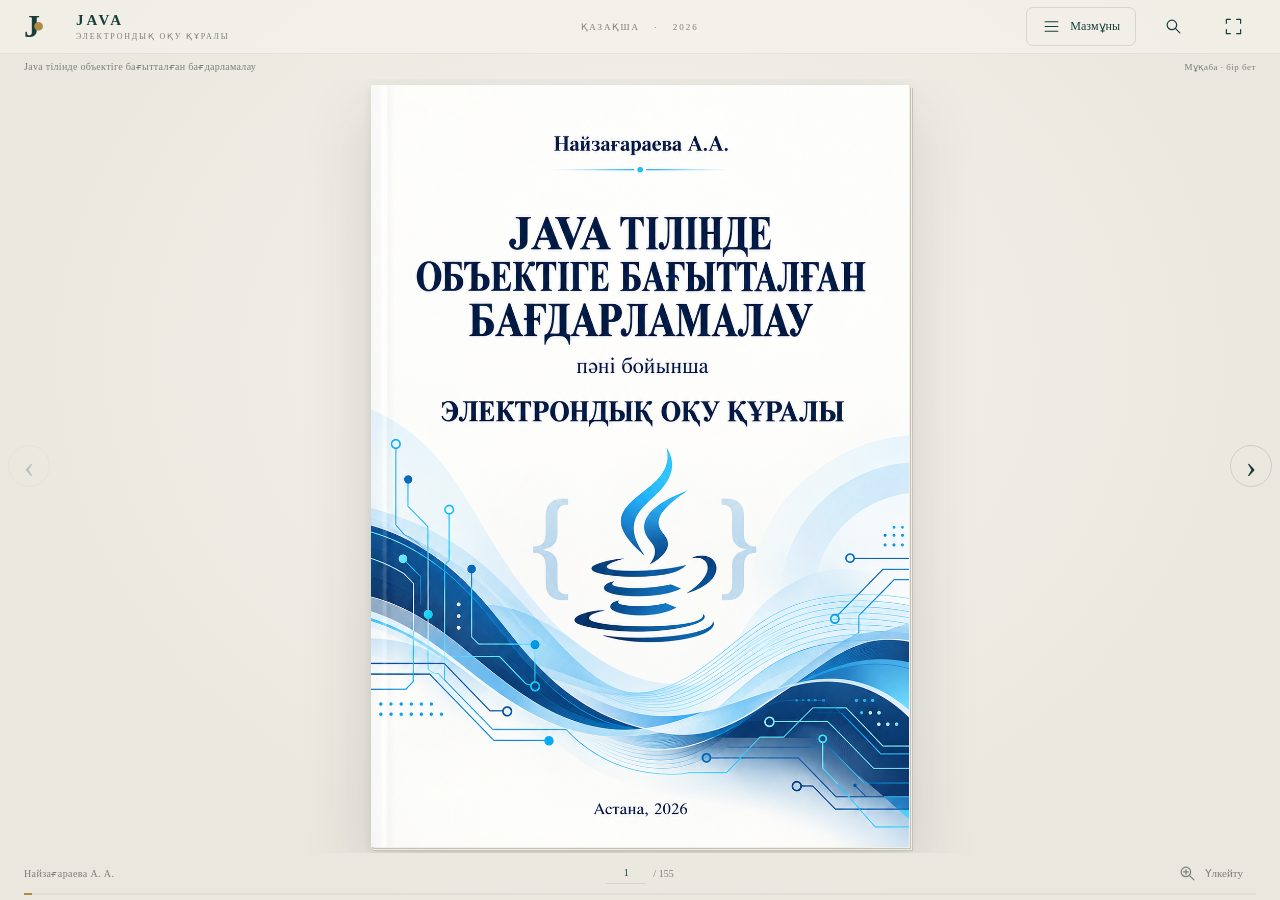
<file: index.html>
<!doctype html>
<html lang="kk"><head>
<meta charset="utf-8"><meta name="viewport" content="width=device-width,initial-scale=1,viewport-fit=cover"><meta name="theme-color" content="#183e3c">
<meta name="description" content="Java тілінде объектіге бағытталған бағдарламалау. 15 дәріс, зертханалық жұмыстар және білімді бақылау. Электрондық оқу құралы, 2026.">
<title>JAVA · Электрондық оқу құралы</title><link rel="stylesheet" href="style.css?v=20261015-test-v8"><link rel="stylesheet" href="reader.css?v=20261015-test-v8"><link rel="stylesheet" href="inline-book.css?v=20261015-test-v8"></head>
<body>
<header>
<a class="brand" href="./" aria-label="Кітаптың басына"><span class="brand-mark">J<span>•</span></span><span class="brand-copy"><b>JAVA</b><small>ЭЛЕКТРОНДЫҚ ОҚУ ҚҰРАЛЫ</small></span></a>
<div class="edition">ҚАЗАҚША <span>·</span> 2026</div>
<div class="header-tools"><button id="sideToggle" aria-controls="sidebar" aria-expanded="false"><svg viewBox="0 0 24 24" aria-hidden="true"><path d="M4 6h16M4 12h16M4 18h16"/></svg><span>Мазмұны</span></button><button id="toolsToggle" title="Іздеу және бетбелгілер" aria-label="Іздеу және бетбелгілер"><svg viewBox="0 0 24 24" aria-hidden="true"><circle cx="10" cy="10" r="6"/><path d="m15 15 5 5"/></svg></button><button id="fullscreen" title="Толық экран" aria-label="Толық экран"><svg viewBox="0 0 24 24" aria-hidden="true"><path d="M8 3H3v5m13-5h5v5M3 16v5h5m13-5v5h-5"/></svg></button></div>
</header>
<div class="workspace"><aside id="sidebar" hidden aria-label="Кітап мазмұны"><div class="side-head"><div><small>КІТАП БОЙЫНША БАҒДАР</small><h2>Мазмұны</h2></div><button id="closeSide" aria-label="Мазмұнын жабу">×</button></div><div class="reading-tools">
<form id="searchForm"><label for="bookSearch">Кітаптан іздеу</label><div class="search-line"><input id="bookSearch" type="search" placeholder="Термин немесе сөз…" autocomplete="off"><button type="submit" aria-label="Іздеу">Іздеу</button></div></form>
<p id="toolStatus" role="status"></p><div id="searchResults"></div>
<details><summary>Бетбелгілер</summary><button id="bookmarkPage" aria-pressed="false">☆ Осы бетті сақтау</button><p id="bookmarkEmpty">Сақталған беттер жоқ.</p><div id="bookmarkList"></div></details></div><nav id="sideContent"></nav></aside>
<main><div class="topline"><span id="chapterLabel">Java тілінде объектіге бағытталған бағдарламалау</span><span class="reading-hint">Екі бет · бір кітап</span></div>
<section id="inlineBook" hidden aria-label="Кітаптың интерактивті бөлімі"><div class="inline-toolbar"><span>JAVA · Электрондық оқу құралы</span><button id="backToBook">← Кітапқа оралу</button></div><article id="inlineContent"></article></section><section id="reader" aria-label="Электрондық кітап"><button id="prev" class="arrow" aria-label="Алдыңғы екі бет">‹</button><div id="stage"><div id="book" class="double" aria-live="off"></div></div><button id="next" class="arrow" aria-label="Келесі екі бет">›</button></section>
<footer><div class="footer-note">Найзағараева А. А.</div><div class="navigation"><label for="pageInput" class="sr-only">Бет нөмірі</label><input id="pageInput" type="number" inputmode="numeric" enterkeyhint="go" min="1" value="1"><span id="pageTotal"></span></div><button id="zoomToggle" aria-pressed="false" title="Оқу үшін үлкейту"><svg viewBox="0 0 24 24" aria-hidden="true"><circle cx="10" cy="10" r="6"/><path d="m15 15 5 5M7 10h6m-3-3v6"/></svg><span>Үлкейту</span></button></footer><div class="reading-progress" aria-hidden="true"><span id="progressFill"></span></div></main></div>
<div id="loading" role="status"><div class="loading-mark">J<span>•</span></div><span id="loadingText">Кітап ашылуда…</span><div class="loading-line"></div></div>
<div id="zoomControls" hidden role="group" aria-label="Масштабты өзгерту"><div class="zoom-buttons"><button id="zoomOut" aria-label="Кішірейту">−</button><button id="zoomValue" title="Бетке сыйдыру" aria-label="Бетке сыйдыру">100%</button><button id="zoomIn" aria-label="Үлкейту қадамы">＋</button></div><label for="zoomRange" class="sr-only">Масштаб</label><input id="zoomRange" type="range" min="100" max="400" step="5" value="100" aria-label="Масштаб"></div>
<div id="error" hidden role="alert"><h1>Кітапты ашу мүмкін болмады</h1><p id="errorText"></p><button id="retry">Қайта ашу</button></div><div id="toast" role="status"></div><button id="continueReading" hidden></button>
<noscript>Кітапты ашу үшін браузерде JavaScript қосыңыз.</noscript><script type="module" src="app.js?v=20261015-test-v8"></script></body></html>
</file>
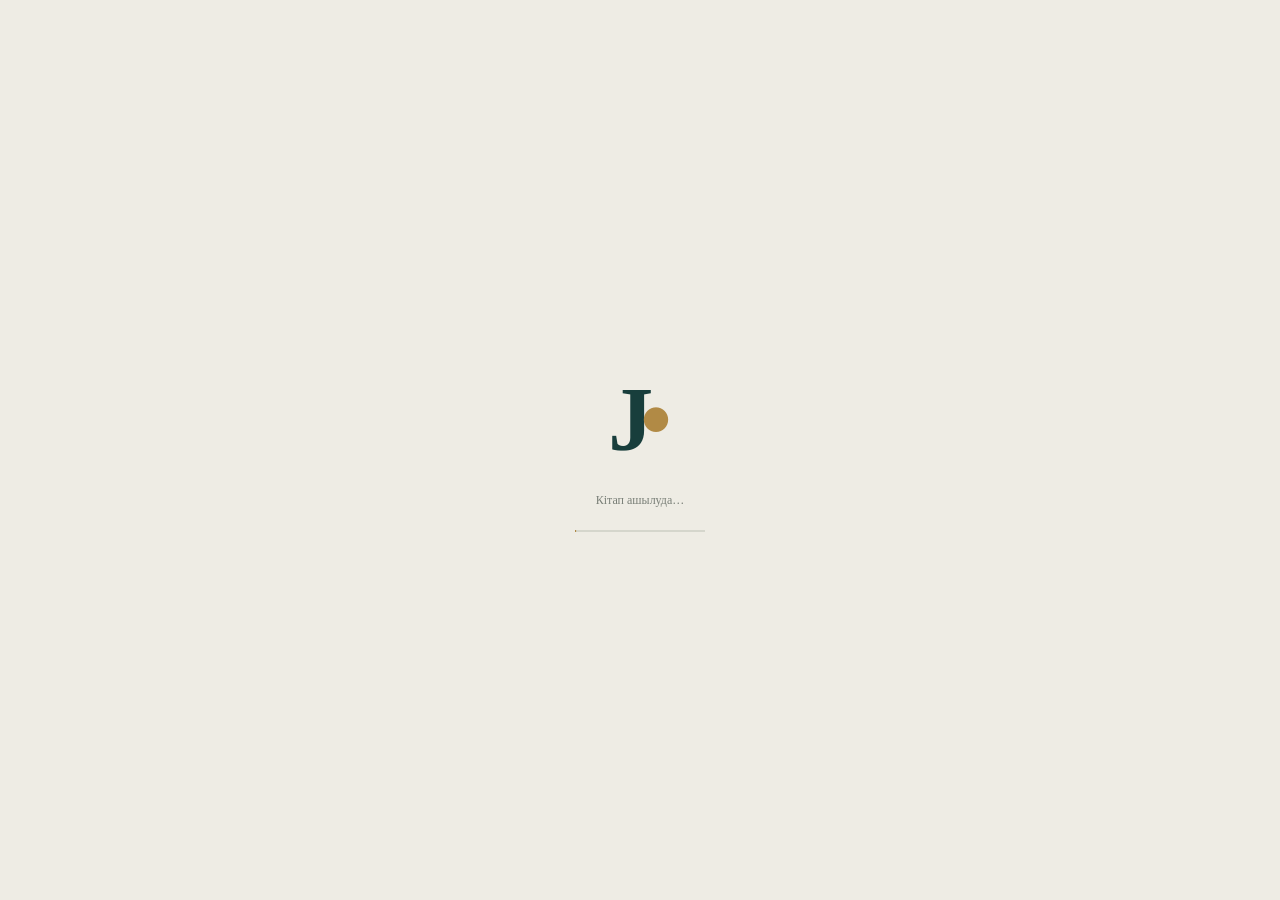
<file: self-check.html>
<!doctype html><html lang="kk"><head><meta charset="utf-8"><meta name="viewport" content="width=device-width,initial-scale=1"><title>Өзін-өзі тексеру</title><meta http-equiv="refresh" content="0;url=./?section=assessment"></head><body><a href="./?section=assessment">Кітап ішіндегі тестті ашу</a></body></html>
</file>
<file: style.css>
:root{--bg:#eae7df;--panel:#f8f6f0;--ink:#183e3c;--muted:#797f77;--line:#d5d6cc;--accent:#b18a45;--shadow:0 30px 65px #172c2628,0 3px 9px #172c2615}
*{box-sizing:border-box}[hidden]{display:none!important}body{margin:0;background:radial-gradient(ellipse at 50% 40%,#f5f2eb 0%,var(--bg) 75%);color:var(--ink);font:14px 'Times New Roman',Times,serif;overflow:hidden}button,input{font:inherit;color:inherit}button{border:0;background:transparent;cursor:pointer;border-radius:7px;transition:background .18s,opacity .18s;padding:10px 13px}button:hover{background:#183e3c0b}button:disabled{opacity:.22;cursor:default}button:focus-visible,input:focus-visible,a:focus-visible{outline:2px solid var(--accent);outline-offset:4px}svg{width:19px;height:19px;fill:none;stroke:currentColor;stroke-width:1.5;stroke-linecap:round;stroke-linejoin:round;flex-shrink:0}
header{height:80px;display:flex;align-items:center;justify-content:space-between;padding:0 42px;border-bottom:1px solid #183e3c12;background:#f8f6f070}.brand{display:flex;align-items:center;gap:12px;text-decoration:none;color:var(--ink)}.brand-mark{font:700 42px 'Times New Roman',Times,serif;letter-spacing:-7px;width:40px}.brand-mark span,.loading-mark span{color:var(--accent)}.brand-copy{display:flex;flex-direction:column;gap:3px}.brand-copy b{font-size:17px;letter-spacing:3px}.brand-copy small{font-size:8px;letter-spacing:1.8px;color:var(--muted)}.edition{font-size:9px;letter-spacing:2px;color:var(--muted);position:absolute;left:50%;transform:translateX(-50%)}.edition span{margin:0 10px;color:var(--accent)}.header-tools{display:flex;align-items:center;gap:15px}.header-tools button{display:flex;align-items:center;gap:9px;font-size:12px}#sideToggle{border:1px solid var(--line);padding:9px 15px}
.workspace{height:calc(100dvh - 80px);display:flex}main{flex:1;min-width:0;display:flex;flex-direction:column}.topline{height:43px;min-height:43px;display:flex;justify-content:space-between;align-items:center;padding:0 44px;font-size:10px;letter-spacing:.3px;color:var(--muted)}#chapterLabel{overflow:hidden;text-overflow:ellipsis;white-space:nowrap;max-width:75%}.reading-hint{font-size:9px;letter-spacing:.5px;white-space:nowrap}
#reader{display:flex;align-items:center;flex:1;min-height:0;gap:13px;padding:0 24px}#stage{flex:1;min-width:0;height:100%;display:flex;align-items:center;justify-content:center;overflow:auto;padding:20px 30px;overscroll-behavior:contain;touch-action:pan-y}#book{display:flex;position:relative;flex-shrink:0;background:#fbf9f3;box-shadow:var(--shadow);isolation:isolate}#book>canvas{display:block;max-width:none}#book.double:after{content:'';position:absolute;top:0;bottom:0;left:calc(50% - 16px);width:32px;background:linear-gradient(90deg,transparent,#142a2013,#142a2020,#142a2008,transparent);pointer-events:none;z-index:4}#book:before{content:'';position:absolute;inset:3px -4px -4px 3px;border-right:3px double #c5c0b5;border-bottom:3px double #c5c0b5;z-index:-1;background:#f2eee5}.arrow{border:1px solid #183e3c25;border-radius:50%;font:32px 'Times New Roman',Times,serif;padding:0;width:42px;height:42px;flex-shrink:0}
footer{height:57px;min-height:57px;display:flex;align-items:center;justify-content:space-between;padding:0 44px;color:var(--muted);font-size:10px}.footer-note{letter-spacing:.4px;width:170px}.navigation{display:flex;align-items:center;gap:7px}.navigation input{width:40px;appearance:textfield;text-align:center;border:0;border-bottom:1px solid var(--line);padding:5px 0;background:transparent;color:var(--ink)}.navigation input::-webkit-inner-spin-button{display:none}#zoomToggle{display:flex;align-items:center;justify-content:flex-end;gap:8px;width:170px;font-size:11px}.reading-progress{height:2px;background:#183e3c0d;margin:0 44px 14px;flex-shrink:0}.reading-progress span{display:block;height:100%;background:var(--accent);width:0;transition:width .3s}
aside{width:310px;flex-shrink:0;background:var(--panel);border-right:1px solid var(--line);display:flex;flex-direction:column}.side-head{display:flex;align-items:center;justify-content:space-between;padding:28px 23px 20px;border-bottom:1px solid var(--line)}.side-head small{font-size:8px;letter-spacing:1.5px;color:var(--muted)}.side-head h2{font:24px 'Times New Roman',Times,serif;margin:7px 0 0}.side-head button{font-size:25px}#sideContent{overflow:auto;padding:12px 17px 25px}.contents-entry{line-height:1;width:100%;display:flex;align-items:baseline;text-align:left;gap:12px;padding:11px 8px;border-bottom:1px solid #183e3c0a;border-radius:0;font-size:11px;line-height:1}.contents-entry .label{flex:1}.contents-entry .page{font-size:10px;color:var(--muted)}.contents-entry.depth-1{padding-left:20px;font-size:10px}.contents-entry.active{background:#183e3c0a;color:var(--ink);box-shadow:inset 2px 0 var(--accent)}.contents-entry.depth-0{font-weight:600;margin-top:5px}body.zoomed #stage{align-items:flex-start;justify-content:flex-start;touch-action:pan-x pan-y}
#loading{position:fixed;inset:0;z-index:20;background:#eeece4;display:flex;flex-direction:column;align-items:center;justify-content:center;gap:22px;color:var(--muted);font-size:12px}.loading-mark{font:700 90px 'Times New Roman',Times,serif;letter-spacing:-13px;color:var(--ink);padding-right:13px}.loading-line{height:2px;width:130px;overflow:hidden;background:var(--line)}.loading-line:after{content:'';display:block;height:100%;width:40%;background:var(--accent);animation:load 1s ease-in-out infinite}@keyframes load{from{transform:translateX(-100%)}to{transform:translateX(350%)}}#error{position:fixed;inset:0;z-index:21;background:var(--panel);display:flex;flex-direction:column;align-items:center;justify-content:center;text-align:center;padding:30px}#error h1{font:26px 'Times New Roman',Times,serif}#error p{max-width:500px;line-height:1.7;color:var(--muted)}#retry{background:var(--ink);color:var(--panel);padding:12px 25px}#toast{position:fixed;bottom:72px;left:50%;transform:translateX(-50%);background:var(--ink);color:var(--panel);padding:10px 18px;border-radius:7px;opacity:0;pointer-events:none;z-index:25;font-size:12px}#toast.show{opacity:1}.sr-only{position:absolute;width:1px;height:1px;padding:0;overflow:hidden;clip:rect(0,0,0,0);white-space:nowrap;border:0}
@media(max-width:900px){header{padding:0 22px}.topline,footer{padding-left:24px;padding-right:24px}.reading-progress{margin-left:24px;margin-right:24px}aside{position:absolute;left:0;top:80px;bottom:0;z-index:12;box-shadow:20px 0 55px #172c2630}}
@media(max-width:600px){header{height:62px;padding:0 16px}.brand-mark{font-size:34px;width:30px}.brand-copy b{font-size:14px}.brand-copy small{font-size:6px;letter-spacing:1px}.edition{display:none}.header-tools{gap:3px}.header-tools button{padding:8px}#sideToggle{padding:8px 10px;font-size:10px}.workspace{height:calc(100dvh - 62px)}.topline{height:35px;min-height:35px;padding:0 16px;font-size:9px}.reading-hint{display:none}#chapterLabel{max-width:100%}#reader{padding:0 4px;gap:0}#stage{padding:8px 0}.arrow{width:23px;height:38px;font-size:26px;border:0}footer{height:52px;min-height:52px;padding:0 16px}.footer-note{display:none}.navigation{margin-right:auto}#zoomToggle{width:auto;font-size:10px}.reading-progress{margin:0 16px max(12px,env(safe-area-inset-bottom))}aside{top:62px;width:min(310px,90vw)}#book{box-shadow:0 15px 35px #172c2625}}
@media(prefers-reduced-motion:reduce){*{animation:none!important;transition:none!important}}
/* A phone uses the full page width and a thumb-friendly bottom toolbar. */
button,a,input{-webkit-tap-highlight-color:transparent}button{touch-action:manipulation}
@media(max-width:760px),(max-width:1000px) and (max-height:600px){
 body{background:#eeece5}
 header{height:calc(64px + env(safe-area-inset-top));padding:env(safe-area-inset-top) max(16px,env(safe-area-inset-right)) 0 max(16px,env(safe-area-inset-left));background:#f8f6f0}
 .brand-mark{font-size:34px;width:30px}.brand-copy b{font-size:15px}.brand-copy small{font-size:7px;letter-spacing:1px}.edition{display:none}
 .header-tools{gap:4px}.header-tools button{min-height:44px;min-width:44px;padding:10px}#sideToggle{font-size:12px;padding:10px 12px}
 .workspace{height:calc(100dvh - 64px - env(safe-area-inset-top))}
 .topline{height:44px;min-height:44px;padding:0 16px;font-size:11px;line-height:1.4}.reading-hint{display:none}#chapterLabel{max-width:100%}
 #reader{padding:0;gap:0;position:relative}#stage{padding:12px;align-items:flex-start;justify-content:center;touch-action:pan-y;scrollbar-width:none}#stage::-webkit-scrollbar{display:none}
 #book{box-shadow:0 8px 24px #172c2622;margin:auto 0}#book:before{inset:2px -2px -2px 2px;border-width:2px}
 footer{height:68px;min-height:68px;padding:0 72px;gap:8px;background:#f8f6f0;border-top:1px solid var(--line);font-size:13px}
 .footer-note{display:none}.navigation{gap:6px;margin:0 auto;white-space:nowrap}.navigation input{width:42px;height:44px;font-size:16px;border:1px solid var(--line);border-radius:8px;background:#fffdf7}#pageTotal{font-size:12px}
 #zoomToggle{width:44px;min-width:44px;height:44px;padding:10px;justify-content:center;border:1px solid var(--line)}#zoomToggle span{position:absolute;width:1px;height:1px;overflow:hidden;clip:rect(0,0,0,0)}#zoomToggle[aria-pressed=true]{background:var(--ink);color:var(--panel)}
 .arrow{position:fixed;bottom:calc(16px + env(safe-area-inset-bottom));width:44px;height:44px;border:1px solid var(--line);border-radius:10px;background:#f8f6f0;font-size:30px;z-index:10}#prev{left:max(16px,env(safe-area-inset-left))}#next{right:max(16px,env(safe-area-inset-right))}
 .reading-progress{height:3px;margin:0;padding-bottom:env(safe-area-inset-bottom);box-sizing:content-box;background:#f8f6f0}.reading-progress span{height:3px}
 aside{position:fixed;inset:0;width:100%;z-index:15;box-shadow:none;border:0;padding-top:env(safe-area-inset-top);padding-bottom:env(safe-area-inset-bottom)}
 .side-head{padding:18px 20px 16px}.side-head h2{font:28px 'Times New Roman',Times,serif}.side-head button{width:48px;height:48px;font-size:30px;border:1px solid var(--line)}#sideContent{padding:8px 16px 28px;overscroll-behavior:contain}
 .contents-entry{min-height:48px;font-size:14px;padding:14px 10px}.contents-entry.depth-1{font-size:13px;padding:13px 10px 13px 24px}.contents-entry .page{font-size:12px}
 body.zoomed #stage{justify-content:flex-start;align-items:flex-start}body.zoomed #book{margin:0}
 #toast{bottom:calc(84px + env(safe-area-inset-bottom));max-width:calc(100vw - 32px);width:max-content}
}
@media(max-width:1000px) and (max-height:500px){
 header{height:52px}.workspace{height:calc(100dvh - 52px)}.topline{height:30px;min-height:30px}footer{height:56px;min-height:56px}.arrow{bottom:calc(9px + env(safe-area-inset-bottom))}
}
@media(max-width:360px){.brand-copy small{font-size:6px;letter-spacing:.6px}.header-tools{gap:0}#fullscreen{display:none}#sideToggle{padding:10px;font-size:11px}footer{padding-left:68px;padding-right:68px}.navigation{gap:4px}#zoomToggle{min-width:40px;width:40px}}
#stage{position:relative}#zoomControls{position:fixed;z-index:11;left:50%;transform:translateX(-50%);bottom:80px;width:260px;padding:6px 12px 10px;background:#f8f6f0f5;border:1px solid var(--line);border-radius:14px;box-shadow:0 8px 25px #183e3c25;backdrop-filter:blur(12px)}.zoom-buttons{display:flex;align-items:center;justify-content:space-between}.zoom-buttons button{height:44px;min-width:44px;font-size:23px}#zoomValue{font-size:13px;font-weight:600}#zoomRange{width:100%;height:28px;margin:0;accent-color:var(--ink);touch-action:none;cursor:pointer}body.zoomed #stage{touch-action:none;cursor:grab}body.zoomed #stage:active{cursor:grabbing}
@media(max-width:760px),(max-width:1000px) and (max-height:600px){#stage{touch-action:none}#zoomControls{bottom:calc(82px + env(safe-area-inset-bottom));width:min(260px,calc(100vw - 32px))}body.zoomed #stage{touch-action:none}.topline{height:36px;min-height:36px}#stage{padding:12px}}
@media(max-width:1000px) and (max-height:500px){#zoomControls{left:auto;right:16px;transform:none;bottom:calc(66px + env(safe-area-inset-bottom));width:220px}}

/* Compact reading chrome leaves more height for the paper. */
header{height:54px;padding:0 24px}.workspace{height:calc(100dvh - 54px)}
.brand-mark{font-size:32px}.brand-copy b{font-size:15px}
.topline{height:25px;min-height:25px;padding:0 24px}
footer{height:40px;min-height:40px;padding:0 24px}
.reading-progress{margin:0 24px 5px}#reader{padding:0 8px;gap:4px}#stage{padding:6px}
.contents-group{border-bottom:1px solid var(--line);margin:8px 0}
.contents-group summary{cursor:pointer;padding:14px 8px;font-weight:600;line-height:1}
.contents-group summary:focus-visible{outline:2px solid var(--accent)}
#zoomControls{transition:opacity .5s;background:#f8f6f0e8}
#zoomControls.idle{opacity:0;cursor:pointer}#zoomControls.idle>*{pointer-events:none}
@media(max-width:900px) and (min-width:761px){aside{top:54px}}
@media(max-width:760px),(max-width:1000px) and (max-height:600px){
 header{height:calc(54px + env(safe-area-inset-top));padding-top:env(safe-area-inset-top)}
 .workspace{height:calc(100dvh - 54px - env(safe-area-inset-top))}
 .topline{height:24px;min-height:24px;padding:0 12px}#reader{padding:0}#stage{padding:6px}
 footer{height:60px;min-height:60px;padding:0 68px}.reading-progress{margin:0}
 .arrow{bottom:calc(10px + env(safe-area-inset-bottom))}
 .contents-group summary{font-size:15px;padding:16px 10px}
}

#sidebar{overflow-y:auto}#sideContent{overflow:visible;flex-shrink:0}
.reading-tools{padding:16px 20px;border-bottom:1px solid var(--line)}
.reading-tools label,.reading-tools summary{font-weight:600;display:block;margin-bottom:10px}.reading-tools summary{cursor:pointer;display:list-item;margin-left:16px}
.search-line{display:flex;gap:5px}.search-line input{min-width:0;width:100%;padding:10px;border:1px solid var(--line);border-radius:8px;background:#fffdf7;font-size:16px}
.search-line button{background:var(--ink);color:var(--panel)}#toolStatus,#bookmarkEmpty{font-size:12px;color:var(--muted)}
#searchResults{max-height:240px;overflow:auto}.tool-result{display:block;width:100%;text-align:left;line-height:1;border-bottom:1px solid var(--line);font-size:12px}.bookmark-row{display:flex;align-items:center}.bookmark-row .tool-result{flex:1}#bookmarkPage{width:100%;text-align:left;color:var(--ink)}
#continueReading{position:fixed;bottom:64px;left:50%;transform:translateX(-50%);z-index:9;background:var(--ink);color:var(--panel);box-shadow:0 4px 20px #183e3c30;padding:12px 20px;max-width:calc(100vw - 32px)}
@media(max-width:760px),(max-width:1000px) and (max-height:600px){#continueReading{bottom:calc(78px + env(safe-area-inset-bottom))}.header-tools{gap:0}.header-tools button{padding:8px}#sideToggle{padding:8px}.brand-copy small{letter-spacing:.3px}.reading-tools{padding:14px 20px}}

.reading-tools,.side-head{flex-shrink:0}
</file>
<file: reader.css>
.curl-sheet{position:absolute;z-index:8;pointer-events:none;max-width:none!important}.curl-preview{position:absolute;top:0;z-index:2;pointer-events:none}.pdf-links{position:absolute;inset:0;z-index:3;pointer-events:none}.pdf-link{position:absolute;border:0;border-radius:2px;padding:0;background:transparent;pointer-events:auto;cursor:pointer}.pdf-link:hover{background:#b18a4520}.pdf-link:focus-visible{outline:2px solid var(--accent);outline-offset:1px}
.turn-preview{position:absolute;inset:0;z-index:1;display:flex;pointer-events:none;background:#fbf9f3}.turn-preview>canvas{display:block;flex-shrink:0}
</file>
<file: inline-book.css>
[hidden]{display:none!important}#inlineBook{flex:1;min-height:0;overflow:auto;background:#f7f5ef;border:1px solid #dcded4;border-radius:16px;padding:clamp(14px,3vw,32px);color:#183e3c}.inline-toolbar{display:flex;align-items:center;justify-content:space-between;gap:12px;border-bottom:1px solid #dcded4;padding-bottom:14px;font-size:12px}#inlineContent{max-width:850px;margin:24px auto 50px;font:18px/1 'Times New Roman',Times,serif}#inlineContent h1{font:700 clamp(23px,3vw,34px)/1 'Times New Roman',Times,serif;margin:0 0 16px}#inlineContent p{margin:0}#inlineContent pre{white-space:pre-wrap;overflow-wrap:anywhere;background:#e9eee6;padding:20px;border-radius:10px;font:16px/1 'Times New Roman',Times,serif}.table-scroll{overflow:auto}#inlineContent table{width:100%;border-collapse:collapse;font-size:16px}#inlineContent th,#inlineContent td{padding:12px;border:1px solid #cbd4ca;text-align:left;vertical-align:top}#inlineContent th{background:#e5eae0}body.inline-reading #reader,body.inline-reading main>footer,body.inline-reading .reading-progress,body.inline-reading #zoomControls,body.inline-reading #continueReading{display:none!important}#inlineBook button{border:1px solid #b8c5b8;background:white;color:#183e3c;padding:10px 16px;border-radius:8px;cursor:pointer;font:500 14px/1 'Times New Roman',Times,serif}#inlineBook button:disabled{opacity:.45;cursor:default}#inlineBook button.primary{background:#183e3c;color:white}#quizTopic{display:block;width:100%;padding:12px;font:16px 'Times New Roman',Times,serif;margin:8px 0 18px;background:white;color:#183e3c;border:1px solid #b8c5b8;border-radius:8px}.quiz-progress,.quiz-subtitle{font:14px/1 'Times New Roman',Times,serif;color:#55685e}#inlineContent progress{width:100%;height:7px;accent-color:#183e3c;margin-bottom:20px}#inlineContent fieldset{border:0;padding:0;margin:0}#inlineContent legend{font-weight:bold;font-size:22px;margin-bottom:20px}.quiz-option{display:flex;gap:14px;align-items:center;padding:14px;margin:9px 0;border:1px solid #cbd4ca;border-radius:10px;background:white;cursor:pointer;overflow-wrap:anywhere}.quiz-option input{width:19px;height:19px;accent-color:#183e3c;flex-shrink:0}.quiz-option.correct{border-color:#43855c;background:#e6f3e9}.quiz-option.incorrect{border-color:#a9463d;background:#fcecea}.quiz-feedback{padding-top:16px;min-height:38px}.quiz-actions{display:flex;flex-wrap:wrap;gap:10px}.quiz-reset{margin-top:24px}.quiz-result{padding:20px;background:#e6f3e9;border-radius:12px}.inline-reading main{min-height:0}.inline-reading .workspace{min-height:0}@media(max-width:600px){#inlineContent{font-size:17px}.inline-toolbar span{display:none}#inlineContent th,#inlineContent td{padding:8px;font-size:14px}#inlineContent legend{font-size:19px}}

.video-eyebrow{font:600 11px/1 'Times New Roman',Times,serif;letter-spacing:.12em;color:#917046}.video-player{position:relative;width:100%;aspect-ratio:16/9;margin:24px 0;background:#102d2c;border-radius:12px;overflow:hidden}.video-player iframe{display:block;width:100%;height:100%;border:0}.video-fallback{display:inline-block;font:600 14px/1 'Times New Roman',Times,serif;color:#183e3c;margin-top:12px}
.contents-hint{font:12px/1 'Times New Roman',Times,serif;color:var(--muted);margin:0 0 12px}.contents-group{margin:4px 0;border:0}.contents-group summary{list-style:none;display:flex;align-items:center;gap:10px;padding:13px 9px;min-height:48px;font:500 12px/1 'Times New Roman',Times,serif;border-radius:5px}.contents-group summary::-webkit-details-marker{display:none}.contents-group summary:before{content:'▸';font-size:12px;color:var(--accent);transition:transform .15s}.contents-group[open]>summary:before{transform:rotate(90deg)}.contents-group-title{flex:1}.contents-count{font:11px 'Times New Roman',Times,serif;display:inline-flex;min-width:22px;height:19px;align-items:center;justify-content:center;padding:0 5px;border-radius:12px;background:#e8eeea;color:#61766a}.contents-group[open]>summary{background:#edf1eb}.contents-group-body{padding:3px 0 8px 8px;border-left:1px solid var(--line);margin-left:13px}
@media(max-width:600px){.contents-group summary{font-size:13px;padding:14px 8px}.video-player{margin:18px 0}}

.inline-reading .reading-hint{display:none}

#inlineContent>p:not([class]){text-indent:1.25cm;text-align:justify}#inlineContent h1,#inlineContent h2,#inlineContent h3,#inlineContent legend,#inlineContent button,#inlineContent select{font-family:'Times New Roman',Times,serif}.contents-group summary{font-size:14px}.contents-hint{font-size:13px}.table-wrap{overflow-x:auto}

.contents-group>summary{font-size:12px;font-weight:700;padding:8px;gap:8px;border-bottom:1px solid #183e3c0a}
.contents-group>summary.active{background:#183e3c0a;box-shadow:inset 2px 0 var(--accent)}
.contents-group>summary .contents-page{flex-shrink:0;min-width:34px;min-height:34px;padding:6px;font-size:10px;font-weight:400;color:var(--muted);border:1px solid var(--line);border-radius:6px}
@media(max-width:760px),(max-width:1000px) and (max-height:600px){.contents-group>summary{font-size:14px;min-height:48px}.contents-group>summary .contents-page{font-size:12px;min-width:44px;min-height:44px}}
</file>
